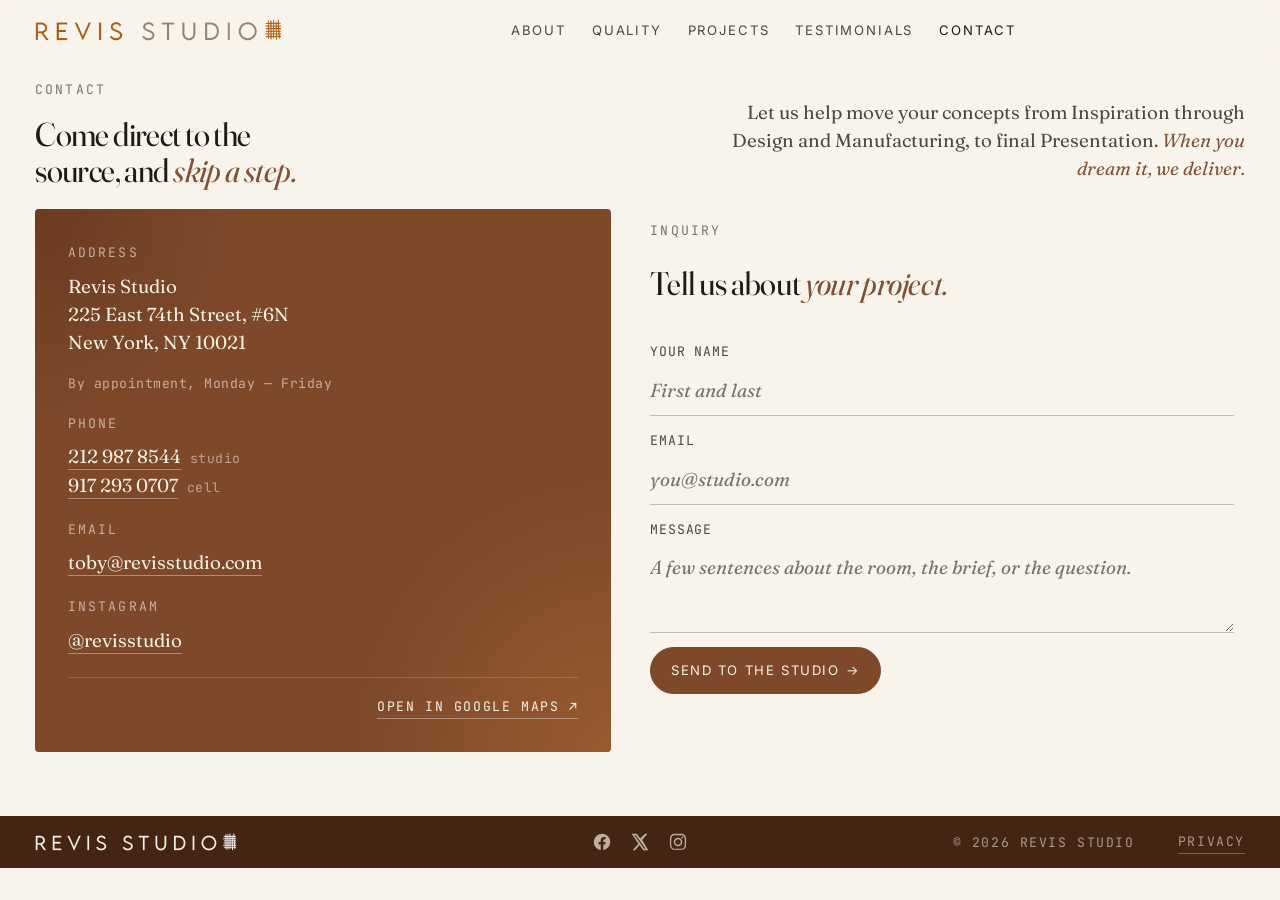
<file: contact.html>
<!doctype html>
<html lang="en">
<head>
<meta charset="utf-8" />
<meta name="viewport" content="width=device-width,initial-scale=1,viewport-fit=cover" />
<meta name="theme-color" content="#efeae0" />

<title>Contact — Revis Studio</title>
<meta name="description" content="Revis Studio · 225 East 74th Street, #6N, New York, NY 10021 · +1 212 987 8544 · toby@revisstudio.com" />
<meta name="robots" content="noindex,nofollow" />
<link rel="canonical" href="https://revisstudio.com/contact.html" />

<link rel="preconnect" href="https://fonts.googleapis.com">
<link rel="preconnect" href="https://fonts.gstatic.com" crossorigin>
<link rel="stylesheet" href="https://fonts.googleapis.com/css2?family=Fraunces:ital,opsz,wght@0,9..144,300..500;1,9..144,300..500&family=Inter:wght@400;500&family=JetBrains+Mono:wght@400&display=swap" />
<link rel="stylesheet" href="assets/css/style.css?v=26" />
<link rel="icon" type="image/svg+xml" href="assets/img/favicon.svg" />
</head>
<body>

<a href="#main" class="sr">Skip to content</a>

<header class="site-header" id="siteHeader">
  <a href="./" class="brand" aria-label="Revis Studio"><img src="assets/img/logo.png" alt="Revis Studio" /></a>
  <nav class="nav" id="primaryNav" aria-label="Primary">
    <ul>
      <li><a href="about.html">About</a></li>
      <li><a href="quality.html">Quality</a></li>
      <li><a href="projects.html">Projects</a></li>
      <li><a href="testimonials.html">Testimonials</a></li>
      <li><a href="contact.html" aria-current="page">Contact</a></li>
    </ul>
  </nav>
  <button class="menu-btn" id="menuBtn" aria-label="Open menu" aria-expanded="false" aria-controls="primaryNav"><span></span></button>
</header>

<main id="main">

  <!-- ============ HERO ============ -->
  <section class="page-hero" style="padding-block: clamp(1rem, 0.75rem + 0.5vw, 1.5rem) clamp(0.25rem, 0.25rem + 0.25vw, 0.75rem); border-bottom: 0;">
    <div class="wrap">
      <div class="page-hero__row">
        <div>
          <p class="eyebrow">Contact</p>
          <h1 class="h-accent" style="max-width: 22ch; font-size: clamp(1.5rem, 1.25rem + 1vw, 2.1rem); margin-top: 0.4rem; line-height: 1.1;">Come direct to the source, and <em>skip&nbsp;a&nbsp;step.</em></h1>
        </div>
        <p class="page-hero__intro">
          Let us help move your concepts from Inspiration through Design and Manufacturing, to final Presentation. <em style="color: var(--ochre); font-style: italic;">When you dream it, we deliver.</em>
        </p>
      </div>
    </div>
  </section>

  <!-- ============ SIDE-BY-SIDE: CALLING CARD + INQUIRY ============ -->
  <section class="section" style="padding-block: clamp(0.75rem, 0.5rem + 0.5vw, 1.25rem) clamp(1rem, 0.75rem + 1vw, 1.75rem);">
    <div class="wrap">
      <div class="contact-split">

        <!-- LEFT: warm calling card (stacked, single column) -->
        <aside class="warm-card warm-card--stack" aria-label="Studio details">
          <div class="warm-card__grid">

            <div class="warm-card__block">
              <p class="label">Address</p>
              <p class="value">
                Revis Studio<br/>
                225 East 74th Street, #6N<br/>
                New York, NY 10021
              </p>
              <p class="meta">By appointment, Monday — Friday</p>
            </div>

            <div class="warm-card__block">
              <p class="label">Phone</p>
              <p class="value">
                <a href="tel:+12129878544">212 987 8544</a> <span class="note">studio</span><br/>
                <a href="tel:+19172930707">917 293 0707</a> <span class="note">cell</span>
              </p>
            </div>

            <div class="warm-card__block">
              <p class="label">Email</p>
              <p class="value"><a href="mailto:toby@revisstudio.com">toby@revisstudio.com</a></p>
            </div>

            <div class="warm-card__block">
              <p class="label">Instagram</p>
              <p class="value"><a href="https://instagram.com/revisstudio" rel="noopener" target="_blank">@revisstudio</a></p>
            </div>

          </div>

          <div class="warm-card__foot">
            <a href="https://maps.google.com/?q=225+East+74th+Street+New+York+NY+10021" rel="noopener" target="_blank">Open in Google Maps&nbsp;↗</a>
          </div>
        </aside>

        <!-- RIGHT: inquiry form -->
        <div class="contact-split__form">
          <p class="eyebrow">Inquiry</p>
          <h2 class="h-accent mt-2" style="font-size: var(--fs-xl);">Tell us about <em>your project.</em></h2>

          <form id="inquiryForm" class="form mt-3" novalidate>
            <div class="field">
              <label for="f-name">Your name</label>
              <input id="f-name" name="name" type="text" required autocomplete="name" placeholder="First and last" />
            </div>
            <div class="field">
              <label for="f-email">Email</label>
              <input id="f-email" name="email" type="email" required autocomplete="email" placeholder="you@studio.com" />
            </div>
            <div class="field">
              <label for="f-msg">Message</label>
              <textarea id="f-msg" name="message" required placeholder="A few sentences about the room, the brief, or the question."></textarea>
            </div>
            <div class="form__foot" style="justify-content: flex-start;">
              <button type="submit" class="btn btn--warm">Send to the studio <span class="arr" aria-hidden="true">→</span></button>
            </div>
            <p id="formStatus" hidden class="mono mt-2" style="font-size: var(--fs-sm); padding: 1rem 1.25rem; border-radius: var(--rad-lg); background: color-mix(in oklch, oklch(64% 0.10 55) 14%, var(--paper)); color: oklch(36% 0.075 45);"></p>
          </form>
        </div>

      </div>
    </div>
  </section>

</main>

<footer class="site-foot">
  <div class="wrap">
    <div class="foot__row">
      <a href="./" class="foot__brand" aria-label="Revis Studio"><img src="assets/img/logo.png" alt="Revis Studio" /></a>

      <nav class="foot__social" aria-label="Social">
        <a href="https://www.facebook.com/revisstudio" rel="noopener" target="_blank" aria-label="Revis Studio on Facebook">
          <svg viewBox="0 0 24 24" aria-hidden="true"><path d="M21 12a9 9 0 1 0-10.4 8.9v-6.3H8.3V12h2.3v-2c0-2.3 1.4-3.5 3.4-3.5 1 0 2 .2 2 .2v2.2h-1.1c-1.1 0-1.5.7-1.5 1.4V12h2.5l-.4 2.6h-2.1v6.3A9 9 0 0 0 21 12z"/></svg>
        </a>
        <a href="https://twitter.com/revisstudio" rel="noopener" target="_blank" aria-label="Revis Studio on Twitter / X">
          <svg viewBox="0 0 24 24" aria-hidden="true"><path d="M17.5 3h2.7l-5.9 6.7L21 21h-5.4l-4.2-5.6L6.6 21H3.9l6.3-7.2L3 3h5.5l3.8 5.1L17.5 3zm-.9 16.4h1.5L7.4 4.5H5.9l10.7 14.9z"/></svg>
        </a>
        <a href="https://instagram.com/revisstudio" rel="noopener" target="_blank" aria-label="Revis Studio on Instagram">
          <svg viewBox="0 0 24 24" aria-hidden="true"><path d="M12 3c-2.4 0-2.7 0-3.7.1-1 0-1.6.2-2.1.4-.6.2-1.1.5-1.5 1-.5.4-.8.9-1 1.5-.2.5-.4 1.1-.4 2.1-.1 1-.1 1.3-.1 3.7s0 2.7.1 3.7c0 1 .2 1.6.4 2.1.2.6.5 1.1 1 1.5.4.5.9.8 1.5 1 .5.2 1.1.4 2.1.4 1 .1 1.3.1 3.7.1s2.7 0 3.7-.1c1 0 1.6-.2 2.1-.4.6-.2 1.1-.5 1.5-1 .5-.4.8-.9 1-1.5.2-.5.4-1.1.4-2.1.1-1 .1-1.3.1-3.7s0-2.7-.1-3.7c0-1-.2-1.6-.4-2.1-.2-.6-.5-1.1-1-1.5-.4-.5-.9-.8-1.5-1-.5-.2-1.1-.4-2.1-.4-1-.1-1.3-.1-3.7-.1zm0 1.6c2.3 0 2.6 0 3.6.1.9 0 1.3.2 1.7.3.4.2.7.4 1 .7.3.3.5.6.7 1 .1.3.3.8.3 1.7.1.9.1 1.2.1 3.6s0 2.6-.1 3.6c0 .9-.2 1.3-.3 1.7-.2.4-.4.7-.7 1-.3.3-.6.5-1 .7-.3.1-.8.3-1.7.3-.9.1-1.2.1-3.6.1s-2.6 0-3.6-.1c-.9 0-1.3-.2-1.7-.3-.4-.2-.7-.4-1-.7-.3-.3-.5-.6-.7-1-.1-.3-.3-.8-.3-1.7-.1-.9-.1-1.2-.1-3.6s0-2.6.1-3.6c0-.9.2-1.3.3-1.7.2-.4.4-.7.7-1 .3-.3.6-.5 1-.7.3-.1.8-.3 1.7-.3.9-.1 1.2-.1 3.6-.1zm0 2.8a4.6 4.6 0 1 0 0 9.2 4.6 4.6 0 0 0 0-9.2zm0 7.6a3 3 0 1 1 0-6 3 3 0 0 1 0 6zm5.8-7.8a1.1 1.1 0 1 1-2.2 0 1.1 1.1 0 0 1 2.2 0z"/></svg>
        </a>
      </nav>

      <p class="foot__meta">
        <span class="foot__copy">© 2026 Revis Studio</span>
        <a href="privacy.html">Privacy</a>
      </p>
    </div>
  </div>
</footer>

<script src="assets/js/main.js?v=15" defer></script>
</body>
</html>
</file>
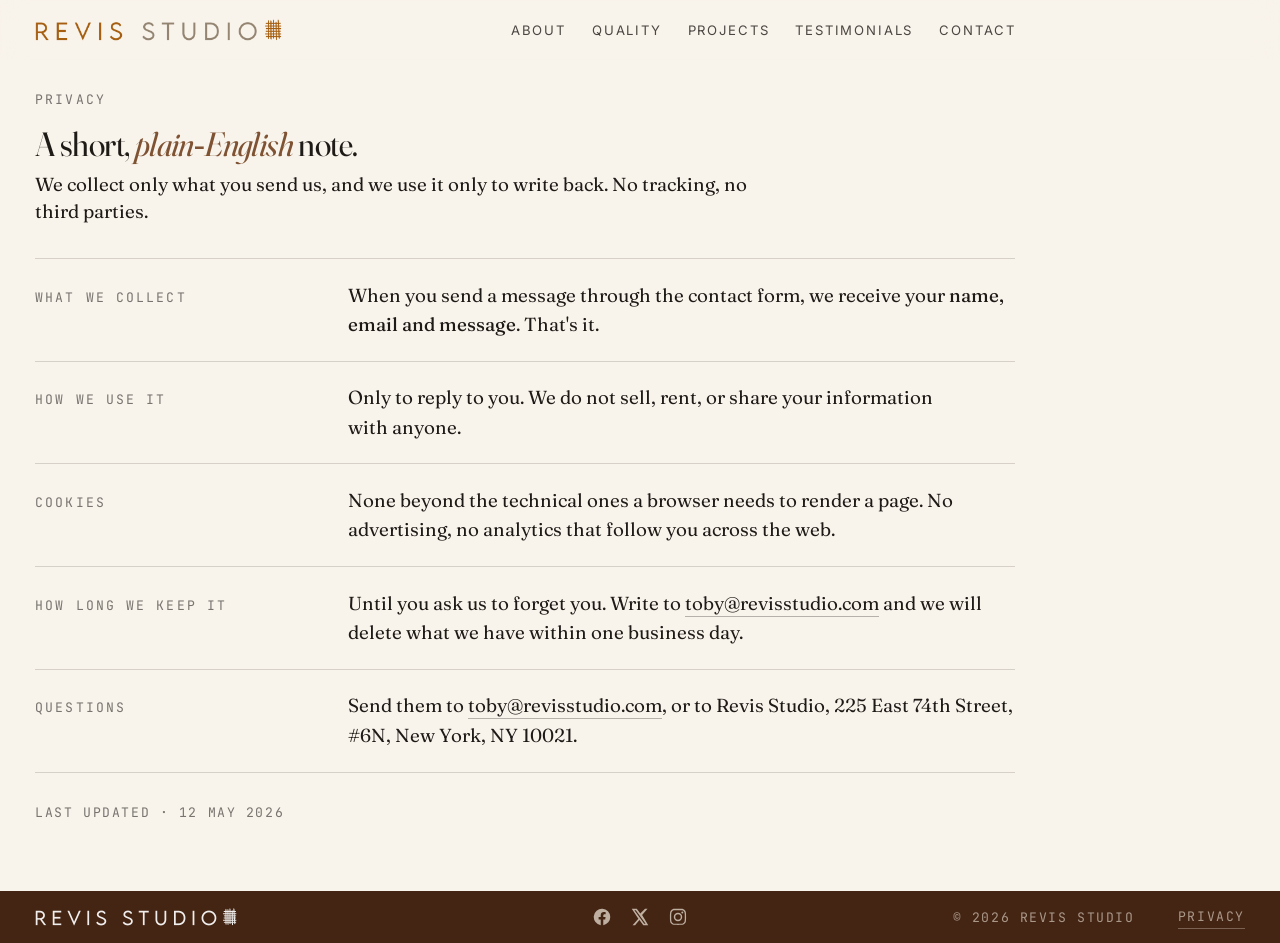
<file: privacy.html>
<!doctype html>
<html lang="en">
<head>
<meta charset="utf-8" />
<meta name="viewport" content="width=device-width,initial-scale=1,viewport-fit=cover" />
<meta name="theme-color" content="#efeae0" />

<title>Privacy — Revis Studio</title>
<meta name="description" content="A short note on privacy at Revis Studio." />
<meta name="robots" content="noindex,nofollow" />
<link rel="canonical" href="https://revisstudio.com/privacy.html" />

<link rel="preconnect" href="https://fonts.googleapis.com">
<link rel="preconnect" href="https://fonts.gstatic.com" crossorigin>
<link rel="stylesheet" href="https://fonts.googleapis.com/css2?family=Fraunces:ital,opsz,wght@0,9..144,300..500;1,9..144,300..500&family=Inter:wght@400;500&family=JetBrains+Mono:wght@400&display=swap" />
<link rel="stylesheet" href="assets/css/style.css?v=26" />
<link rel="icon" type="image/svg+xml" href="assets/img/favicon.svg" />
</head>
<body>

<a href="#main" class="sr">Skip to content</a>

<header class="site-header" id="siteHeader">
  <a href="./" class="brand" aria-label="Revis Studio"><img src="assets/img/logo.png" alt="Revis Studio" /></a>
  <nav class="nav" id="primaryNav" aria-label="Primary">
    <ul>
      <li><a href="about.html">About</a></li>
      <li><a href="quality.html">Quality</a></li>
      <li><a href="projects.html">Projects</a></li>
      <li><a href="testimonials.html">Testimonials</a></li>
      <li><a href="contact.html">Contact</a></li>
    </ul>
  </nav>
  <button class="menu-btn" id="menuBtn" aria-label="Open menu" aria-expanded="false" aria-controls="primaryNav"><span></span></button>
</header>

<main id="main">

  <!-- ============ HERO ============ -->
  <section class="page-hero" style="padding-block: clamp(1.25rem, 1rem + 1vw, 2rem) clamp(0.5rem, 0.5rem + 0.5vw, 1rem); border-bottom: 0;">
    <div class="wrap">
      <p class="eyebrow">Privacy</p>
      <h1 class="h-accent" style="max-width: 28ch; font-size: clamp(1.6rem, 1.3rem + 1vw, 2.2rem); margin-top: 0.4rem; line-height: 1.1;">A short, <em>plain‑English</em> note.</h1>
      <p class="lede" style="margin-top: 0.6rem; font-size: var(--fs-md); max-width: 64ch;">
        We collect only what you send us, and we use it only to write back. No tracking, no third parties.
      </p>
    </div>
  </section>

  <!-- ============ POLICY ============ -->
  <section class="section" style="padding-block: clamp(1rem, 0.75rem + 0.5vw, 1.5rem) clamp(1.5rem, 1rem + 1vw, 2.25rem);">
    <div class="wrap">
      <dl class="policy">

        <div class="policy__row">
          <dt class="label">What we collect</dt>
          <dd>When you send a message through the contact form, we receive your <strong>name, email and message</strong>. That's it.</dd>
        </div>

        <div class="policy__row">
          <dt class="label">How we use it</dt>
          <dd>Only to reply to you. We do not sell, rent, or share your information with anyone.</dd>
        </div>

        <div class="policy__row">
          <dt class="label">Cookies</dt>
          <dd>None beyond the technical ones a browser needs to render a page. No advertising, no analytics that follow you across the web.</dd>
        </div>

        <div class="policy__row">
          <dt class="label">How long we keep it</dt>
          <dd>Until you ask us to forget you. Write to <a href="mailto:toby@revisstudio.com">toby@revisstudio.com</a> and we will delete what we have within one business day.</dd>
        </div>

        <div class="policy__row">
          <dt class="label">Questions</dt>
          <dd>Send them to <a href="mailto:toby@revisstudio.com">toby@revisstudio.com</a>, or to Revis Studio, 225 East 74th Street, #6N, New York, NY 10021.</dd>
        </div>

      </dl>

      <p class="mono dim" style="margin-top: clamp(1.5rem, 1.25rem + 0.75vw, 2rem); font-size: var(--fs-xs); letter-spacing: 0.12em; text-transform: uppercase;">Last updated · 12 May 2026</p>
    </div>
  </section>

</main>

<footer class="site-foot">
  <div class="wrap">
    <div class="foot__row">
      <a href="./" class="foot__brand" aria-label="Revis Studio"><img src="assets/img/logo.png" alt="Revis Studio" /></a>

      <nav class="foot__social" aria-label="Social">
        <a href="https://www.facebook.com/revisstudio" rel="noopener" target="_blank" aria-label="Revis Studio on Facebook">
          <svg viewBox="0 0 24 24" aria-hidden="true"><path d="M21 12a9 9 0 1 0-10.4 8.9v-6.3H8.3V12h2.3v-2c0-2.3 1.4-3.5 3.4-3.5 1 0 2 .2 2 .2v2.2h-1.1c-1.1 0-1.5.7-1.5 1.4V12h2.5l-.4 2.6h-2.1v6.3A9 9 0 0 0 21 12z"/></svg>
        </a>
        <a href="https://twitter.com/revisstudio" rel="noopener" target="_blank" aria-label="Revis Studio on Twitter / X">
          <svg viewBox="0 0 24 24" aria-hidden="true"><path d="M17.5 3h2.7l-5.9 6.7L21 21h-5.4l-4.2-5.6L6.6 21H3.9l6.3-7.2L3 3h5.5l3.8 5.1L17.5 3zm-.9 16.4h1.5L7.4 4.5H5.9l10.7 14.9z"/></svg>
        </a>
        <a href="https://instagram.com/revisstudio" rel="noopener" target="_blank" aria-label="Revis Studio on Instagram">
          <svg viewBox="0 0 24 24" aria-hidden="true"><path d="M12 3c-2.4 0-2.7 0-3.7.1-1 0-1.6.2-2.1.4-.6.2-1.1.5-1.5 1-.5.4-.8.9-1 1.5-.2.5-.4 1.1-.4 2.1-.1 1-.1 1.3-.1 3.7s0 2.7.1 3.7c0 1 .2 1.6.4 2.1.2.6.5 1.1 1 1.5.4.5.9.8 1.5 1 .5.2 1.1.4 2.1.4 1 .1 1.3.1 3.7.1s2.7 0 3.7-.1c1 0 1.6-.2 2.1-.4.6-.2 1.1-.5 1.5-1 .5-.4.8-.9 1-1.5.2-.5.4-1.1.4-2.1.1-1 .1-1.3.1-3.7s0-2.7-.1-3.7c0-1-.2-1.6-.4-2.1-.2-.6-.5-1.1-1-1.5-.4-.5-.9-.8-1.5-1-.5-.2-1.1-.4-2.1-.4-1-.1-1.3-.1-3.7-.1zm0 1.6c2.3 0 2.6 0 3.6.1.9 0 1.3.2 1.7.3.4.2.7.4 1 .7.3.3.5.6.7 1 .1.3.3.8.3 1.7.1.9.1 1.2.1 3.6s0 2.6-.1 3.6c0 .9-.2 1.3-.3 1.7-.2.4-.4.7-.7 1-.3.3-.6.5-1 .7-.3.1-.8.3-1.7.3-.9.1-1.2.1-3.6.1s-2.6 0-3.6-.1c-.9 0-1.3-.2-1.7-.3-.4-.2-.7-.4-1-.7-.3-.3-.5-.6-.7-1-.1-.3-.3-.8-.3-1.7-.1-.9-.1-1.2-.1-3.6s0-2.6.1-3.6c0-.9.2-1.3.3-1.7.2-.4.4-.7.7-1 .3-.3.6-.5 1-.7.3-.1.8-.3 1.7-.3.9-.1 1.2-.1 3.6-.1zm0 2.8a4.6 4.6 0 1 0 0 9.2 4.6 4.6 0 0 0 0-9.2zm0 7.6a3 3 0 1 1 0-6 3 3 0 0 1 0 6zm5.8-7.8a1.1 1.1 0 1 1-2.2 0 1.1 1.1 0 0 1 2.2 0z"/></svg>
        </a>
      </nav>

      <p class="foot__meta">
        <span class="foot__copy">© 2026 Revis Studio</span>
        <a href="privacy.html">Privacy</a>
      </p>
    </div>
  </div>
</footer>

<script src="assets/js/main.js?v=15" defer></script>
</body>
</html>
</file>
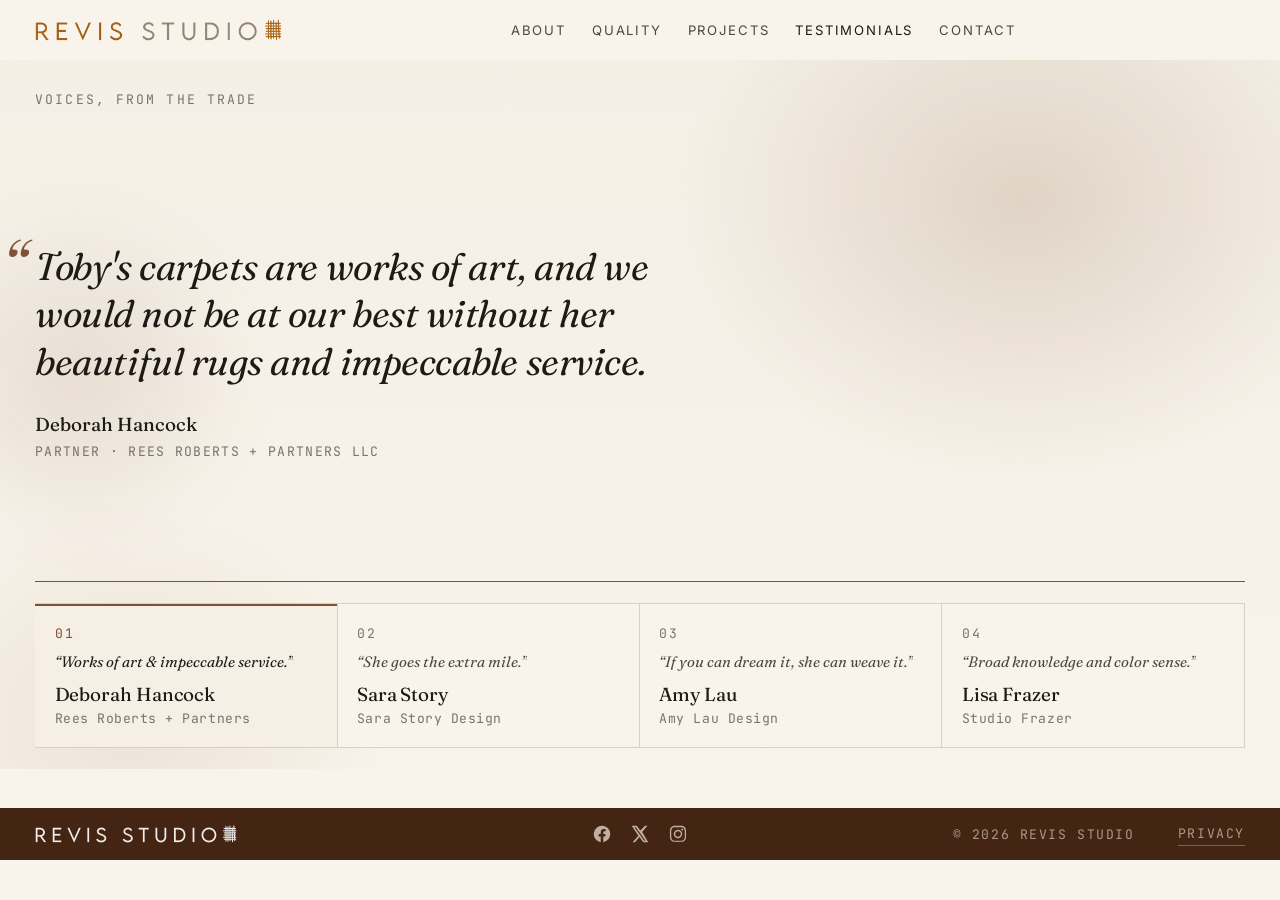
<file: testimonials.html>
<!doctype html>
<html lang="en">
<head>
<meta charset="utf-8" />
<meta name="viewport" content="width=device-width,initial-scale=1,viewport-fit=cover" />
<meta name="theme-color" content="#efeae0" />

<title>Testimonials — Revis Studio</title>
<meta name="description" content="What designers, architects and partners say about working with Revis Studio." />
<meta name="robots" content="noindex,nofollow" />
<link rel="canonical" href="https://revisstudio.com/testimonials.html" />

<link rel="preconnect" href="https://fonts.googleapis.com">
<link rel="preconnect" href="https://fonts.gstatic.com" crossorigin>
<link rel="stylesheet" href="https://fonts.googleapis.com/css2?family=Fraunces:ital,opsz,wght@0,9..144,300..500;1,9..144,300..500&family=Inter:wght@400;500&family=JetBrains+Mono:wght@400&display=swap" />
<link rel="stylesheet" href="assets/css/style.css?v=26" />
<link rel="icon" type="image/svg+xml" href="assets/img/favicon.svg" />
</head>
<body>

<a href="#main" class="sr">Skip to content</a>

<header class="site-header" id="siteHeader">
  <a href="./" class="brand" aria-label="Revis Studio"><img src="assets/img/logo.png" alt="Revis Studio" /></a>
  <nav class="nav" id="primaryNav" aria-label="Primary">
    <ul>
      <li><a href="about.html">About</a></li>
      <li><a href="quality.html">Quality</a></li>
      <li><a href="projects.html">Projects</a></li>
      <li><a href="testimonials.html" aria-current="page">Testimonials</a></li>
      <li><a href="contact.html">Contact</a></li>
    </ul>
  </nav>
  <button class="menu-btn" id="menuBtn" aria-label="Open menu" aria-expanded="false" aria-controls="primaryNav"><span></span></button>
</header>

<main id="main">

  <section class="section stage">
    <div class="wrap">

      <div class="stage__head">
        <p class="eyebrow">Voices, from the trade</p>
      </div>

      <div class="stage__main" aria-live="polite">

        <article class="stage__quote" data-i="0">
          <blockquote>Toby's carpets are works of art, and we would not be at our best without her beautiful rugs and impeccable service.</blockquote>
          <cite>
            <b>Deborah Hancock</b>
            <span>Partner · Rees Roberts + Partners LLC</span>
          </cite>
        </article>

        <article class="stage__quote" data-i="1">
          <blockquote>It is always a pleasure doing business with Toby. She does not hesitate to go the extra mile, and her attention to detail is second to none.</blockquote>
          <cite>
            <b>Sara Story</b>
            <span>Principal · Sara Story Design</span>
          </cite>
        </article>

        <article class="stage__quote" data-i="2">
          <blockquote>If you can dream it, Revis Studio can weave it. Her 'above and beyond' service makes Revis Studio a treasured resource for designers, architects and decorators.</blockquote>
          <cite>
            <b>Amy Lau</b>
            <span>Principal · Amy Lau Design</span>
          </cite>
        </article>

        <article class="stage__quote" data-i="3">
          <blockquote>In a field laced with delays, production problems and inconsistent quality, I have come to rely on her for her broad knowledge and color sense.</blockquote>
          <cite>
            <b>Lisa Frazer</b>
            <span>Architect · Studio Frazer</span>
          </cite>
        </article>

      </div>

      <div class="stage__progress" aria-hidden="true"><span></span></div>

      <div class="stage__cast-wrap" data-scroll-start="0" data-scroll-end="1">
        <div class="stage__cast" role="tablist" aria-label="Voices">
          <button type="button" class="cast-card" data-i="0" role="tab">
            <span class="cast-card__no">01</span>
            <p class="cast-card__teaser">&ldquo;Works of art &amp; impeccable service.&rdquo;</p>
            <b>Deborah Hancock</b>
            <span class="cast-card__role">Rees Roberts + Partners</span>
          </button>
          <button type="button" class="cast-card" data-i="1" role="tab">
            <span class="cast-card__no">02</span>
            <p class="cast-card__teaser">&ldquo;She goes the extra mile.&rdquo;</p>
            <b>Sara Story</b>
            <span class="cast-card__role">Sara Story Design</span>
          </button>
          <button type="button" class="cast-card" data-i="2" role="tab">
            <span class="cast-card__no">03</span>
            <p class="cast-card__teaser">&ldquo;If you can dream it, she can weave it.&rdquo;</p>
            <b>Amy Lau</b>
            <span class="cast-card__role">Amy Lau Design</span>
          </button>
          <button type="button" class="cast-card" data-i="3" role="tab">
            <span class="cast-card__no">04</span>
            <p class="cast-card__teaser">&ldquo;Broad knowledge and color sense.&rdquo;</p>
            <b>Lisa Frazer</b>
            <span class="cast-card__role">Studio Frazer</span>
          </button>
        </div>
      </div>

    </div>
  </section>

</main>

<footer class="site-foot">
  <div class="wrap">
    <div class="foot__row">
      <a href="./" class="foot__brand" aria-label="Revis Studio"><img src="assets/img/logo.png" alt="Revis Studio" /></a>

      <nav class="foot__social" aria-label="Social">
        <a href="https://www.facebook.com/revisstudio" rel="noopener" target="_blank" aria-label="Revis Studio on Facebook">
          <svg viewBox="0 0 24 24" aria-hidden="true"><path d="M21 12a9 9 0 1 0-10.4 8.9v-6.3H8.3V12h2.3v-2c0-2.3 1.4-3.5 3.4-3.5 1 0 2 .2 2 .2v2.2h-1.1c-1.1 0-1.5.7-1.5 1.4V12h2.5l-.4 2.6h-2.1v6.3A9 9 0 0 0 21 12z"/></svg>
        </a>
        <a href="https://twitter.com/revisstudio" rel="noopener" target="_blank" aria-label="Revis Studio on Twitter / X">
          <svg viewBox="0 0 24 24" aria-hidden="true"><path d="M17.5 3h2.7l-5.9 6.7L21 21h-5.4l-4.2-5.6L6.6 21H3.9l6.3-7.2L3 3h5.5l3.8 5.1L17.5 3zm-.9 16.4h1.5L7.4 4.5H5.9l10.7 14.9z"/></svg>
        </a>
        <a href="https://instagram.com/revisstudio" rel="noopener" target="_blank" aria-label="Revis Studio on Instagram">
          <svg viewBox="0 0 24 24" aria-hidden="true"><path d="M12 3c-2.4 0-2.7 0-3.7.1-1 0-1.6.2-2.1.4-.6.2-1.1.5-1.5 1-.5.4-.8.9-1 1.5-.2.5-.4 1.1-.4 2.1-.1 1-.1 1.3-.1 3.7s0 2.7.1 3.7c0 1 .2 1.6.4 2.1.2.6.5 1.1 1 1.5.4.5.9.8 1.5 1 .5.2 1.1.4 2.1.4 1 .1 1.3.1 3.7.1s2.7 0 3.7-.1c1 0 1.6-.2 2.1-.4.6-.2 1.1-.5 1.5-1 .5-.4.8-.9 1-1.5.2-.5.4-1.1.4-2.1.1-1 .1-1.3.1-3.7s0-2.7-.1-3.7c0-1-.2-1.6-.4-2.1-.2-.6-.5-1.1-1-1.5-.4-.5-.9-.8-1.5-1-.5-.2-1.1-.4-2.1-.4-1-.1-1.3-.1-3.7-.1zm0 1.6c2.3 0 2.6 0 3.6.1.9 0 1.3.2 1.7.3.4.2.7.4 1 .7.3.3.5.6.7 1 .1.3.3.8.3 1.7.1.9.1 1.2.1 3.6s0 2.6-.1 3.6c0 .9-.2 1.3-.3 1.7-.2.4-.4.7-.7 1-.3.3-.6.5-1 .7-.3.1-.8.3-1.7.3-.9.1-1.2.1-3.6.1s-2.6 0-3.6-.1c-.9 0-1.3-.2-1.7-.3-.4-.2-.7-.4-1-.7-.3-.3-.5-.6-.7-1-.1-.3-.3-.8-.3-1.7-.1-.9-.1-1.2-.1-3.6s0-2.6.1-3.6c0-.9.2-1.3.3-1.7.2-.4.4-.7.7-1 .3-.3.6-.5 1-.7.3-.1.8-.3 1.7-.3.9-.1 1.2-.1 3.6-.1zm0 2.8a4.6 4.6 0 1 0 0 9.2 4.6 4.6 0 0 0 0-9.2zm0 7.6a3 3 0 1 1 0-6 3 3 0 0 1 0 6zm5.8-7.8a1.1 1.1 0 1 1-2.2 0 1.1 1.1 0 0 1 2.2 0z"/></svg>
        </a>
      </nav>

      <p class="foot__meta">
        <span class="foot__copy">© 2026 Revis Studio</span>
        <a href="privacy.html">Privacy</a>
      </p>
    </div>
  </div>
</footer>

<script src="assets/js/main.js?v=15" defer></script>
</body>
</html>
</file>
<file: assets/css/style.css>
/* ============================================
   REVIS STUDIO — 2026
   Custom carpets, New York City
   ============================================ */

/* ----- Design tokens ----- */
:root {
  --paper:      oklch(96.6% 0.012 80);
  --bone:       oklch(93.5% 0.016 78);
  --dune:       oklch(83% 0.030 75);
  --clay:       oklch(64% 0.06 50);
  --ochre:      oklch(48% 0.075 55);
  --ink:        oklch(22% 0.010 65);
  --ink-soft:   oklch(40% 0.010 65);
  --ink-mute:   oklch(56% 0.008 70);
  --rule:       oklch(86% 0.012 75);

  --font-display: 'Fraunces', ui-serif, Georgia, serif;
  --font-sans:    'Inter', ui-sans-serif, system-ui, -apple-system, 'Helvetica Neue', sans-serif;
  --font-mono:    'JetBrains Mono', ui-monospace, 'SF Mono', Menlo, monospace;

  /* Conservative, readable type scale */
  --fs-xs:   clamp(0.78rem, 0.76rem + 0.08vw, 0.82rem);
  --fs-sm:   clamp(0.88rem, 0.86rem + 0.10vw, 0.94rem);
  --fs-base: clamp(1.00rem, 0.97rem + 0.14vw, 1.06rem);
  --fs-md:   clamp(1.08rem, 1.04rem + 0.20vw, 1.18rem);
  --fs-lg:   clamp(1.24rem, 1.16rem + 0.40vw, 1.45rem);
  --fs-xl:   clamp(1.55rem, 1.36rem + 0.85vw, 2.05rem);
  --fs-2xl:  clamp(2.00rem, 1.65rem + 1.60vw, 3.00rem);
  --fs-3xl:  clamp(2.50rem, 2.00rem + 2.25vw, 4.00rem);

  --gutter: clamp(1.25rem, 1rem + 1.5vw, 2.25rem);
  --max:    1280px;
  --rad:    2px;
  --rad-lg: 4px;

  --ease:    cubic-bezier(.2,.7,.2,1);
  --ease-out: cubic-bezier(.16,1,.3,1);
  --dur:     500ms;
  --dur-fast: 240ms;
}

*, *::before, *::after { box-sizing: border-box; }
html { -webkit-text-size-adjust: 100%; text-size-adjust: 100%; }
body, h1, h2, h3, h4, p, figure, blockquote, dl, dd, ul, ol { margin: 0; }
ul, ol { padding-left: 0; list-style: none; }
img, picture, video, canvas, svg { display: block; max-width: 100%; }
button, input, select, textarea { font: inherit; color: inherit; background: none; border: 0; }
a { color: inherit; text-decoration: none; }
:focus-visible { outline: 2px solid var(--ochre); outline-offset: 3px; border-radius: 2px; }

html {
  scroll-behavior: smooth;
  color-scheme: light;
  background: var(--paper);
}
body {
  font-family: var(--font-sans);
  font-size: var(--fs-base);
  line-height: 1.6;
  color: var(--ink);
  background: var(--paper);
  font-feature-settings: "ss01", "cv11", "kern";
  text-rendering: optimizeLegibility;
  -webkit-font-smoothing: antialiased;
  -moz-osx-font-smoothing: grayscale;
  overflow-x: hidden;
  text-wrap: pretty;
}
::selection { background: var(--ink); color: var(--paper); }

h1, h2, h3, h4 {
  font-family: var(--font-display);
  font-weight: 400;
  letter-spacing: -0.012em;
  line-height: 1.12;
  color: var(--ink);
  text-wrap: balance;
  font-variation-settings: "opsz" 144;
}
h1 { font-size: var(--fs-3xl); }
h2 { font-size: var(--fs-2xl); }
h3 { font-size: var(--fs-lg); font-weight: 450; }
h4 { font-size: var(--fs-md); font-weight: 500; }

em, .ital { font-style: italic; }

.eyebrow {
  font-family: var(--font-mono);
  font-size: var(--fs-xs);
  letter-spacing: 0.16em;
  text-transform: uppercase;
  font-weight: 400;
  color: var(--ink-mute);
}

.lede {
  font-family: var(--font-display);
  font-weight: 380;
  font-size: var(--fs-lg);
  line-height: 1.4;
  color: var(--ink);
  max-width: 50ch;
}

.prose { max-width: 62ch; line-height: 1.7; color: var(--ink-soft); }
.prose p + p { margin-top: 1em; }
.prose strong { color: var(--ink); font-weight: 500; }
.prose a { color: var(--ink); text-decoration: underline; text-decoration-thickness: 1px; text-underline-offset: 4px; text-decoration-color: color-mix(in oklch, var(--ink) 35%, transparent); }
.prose a:hover { text-decoration-color: var(--ink); }

.serif { font-family: var(--font-display); }
.mono  { font-family: var(--font-mono); letter-spacing: 0; }

/* ----- Layout ----- */
.wrap { max-width: var(--max); margin-inline: auto; padding-inline: var(--gutter); }
.wrap--narrow { max-width: 880px; }

.section { padding-block: clamp(3rem, 2rem + 4vw, 5.5rem); position: relative; }

.rule { height: 1px; background: var(--rule); border: 0; margin: 0; }

/* ----- Header ----- */
.site-header {
  position: sticky;
  top: 0;
  z-index: 100;
  padding: 1rem var(--gutter);
  display: grid;
  grid-template-columns: auto 1fr auto;
  align-items: center;
  gap: 1rem;
  background: color-mix(in oklch, var(--paper) 85%, transparent);
  -webkit-backdrop-filter: blur(12px);
  backdrop-filter: blur(12px);
  border-bottom: 1px solid transparent;
  transition: border-color var(--dur-fast) var(--ease);
}
.site-header.is-scrolled {
  border-bottom-color: var(--rule);
}
@media (max-width: 880px) {
  .site-header { padding: 0.75rem var(--gutter); }
}

.brand {
  display: inline-flex; align-items: center;
  justify-self: start;
  position: relative;
  z-index: 100;
  line-height: 0;
}
.brand img {
  height: 22px;
  width: auto;
  display: block;
}
@media (max-width: 720px) {
  .brand img { height: 18px; }
}

.nav { justify-self: center; }
.nav ul { display: flex; gap: clamp(1rem, 0.5rem + 1.4vw, 2rem); }
.nav a {
  font-size: var(--fs-xs);
  letter-spacing: 0.14em;
  text-transform: uppercase;
  color: var(--ink-soft);
  padding: 0.4rem 0;
  transition: color var(--dur-fast) var(--ease);
}
.nav a:hover { color: var(--ink); }
.nav a[aria-current="page"] { color: var(--ink); }

.head-side { justify-self: end; font-size: var(--fs-xs); color: var(--ink-soft); letter-spacing: 0.05em; }
.head-side a { padding: 0.4rem 0; }
.head-side a:hover { color: var(--ink); }

.menu-btn {
  display: none;
  justify-self: end;
  width: 38px; height: 38px;
  cursor: pointer;
  align-items: center; justify-content: center;
  position: relative;
  z-index: 100;
}
.menu-btn span {
  display: block;
  width: 18px; height: 1px;
  background: var(--ink);
  position: relative;
}
.menu-btn span::before, .menu-btn span::after {
  content: ""; position: absolute; left: 0; right: 0;
  height: 1px; background: var(--ink);
}
.menu-btn span::before { top: -6px; }
.menu-btn span::after  { top:  6px; }
[aria-expanded="true"].menu-btn span { background: transparent; }
[aria-expanded="true"].menu-btn span::before { transform: rotate(45deg); top: 0; }
[aria-expanded="true"].menu-btn span::after  { transform: rotate(-45deg); top: 0; }

@media (max-width: 880px) {
  .nav, .head-side { display: none; }
  .menu-btn { display: inline-flex; }
  .nav.is-open {
    display: block !important;
    position: fixed;
    top: 0; left: 0; right: 0; bottom: 0;
    width: 100vw;
    height: 100vh;
    height: 100dvh;
    background: var(--paper);
    padding: 5rem var(--gutter) 3rem;
    z-index: 95;
    overflow-y: auto;
  }
  .nav.is-open ul { flex-direction: column; gap: 1.25rem; align-items: flex-start; }
  .nav.is-open a { font-size: var(--fs-xl); font-family: var(--font-display); letter-spacing: -0.01em; text-transform: none; color: var(--ink); font-weight: 420; }
}

/* ----- Buttons & links ----- */
.btn {
  display: inline-flex; align-items: center; gap: 0.5em;
  padding: 0.9em 1.5em;
  border: 1px solid var(--ink);
  background: var(--ink);
  color: var(--paper);
  font-size: var(--fs-xs);
  letter-spacing: 0.12em;
  text-transform: uppercase;
  border-radius: 999px;
  cursor: pointer;
  transition: background var(--dur-fast) var(--ease), color var(--dur-fast) var(--ease);
}
.btn:hover { background: var(--ochre); border-color: var(--ochre); color: var(--paper); }
.btn .arr { transition: transform var(--dur-fast) var(--ease); }
.btn:hover .arr { transform: translateX(3px); }
.btn--ghost {
  background: transparent;
  color: var(--ink);
  border-color: color-mix(in oklch, var(--ink) 30%, transparent);
}
.btn--ghost:hover { background: var(--ink); border-color: var(--ink); color: var(--paper); }

.link {
  display: inline-flex; align-items: center; gap: 0.4em;
  font-size: var(--fs-sm);
  letter-spacing: 0.08em;
  text-transform: uppercase;
  color: var(--ink);
  padding-bottom: 0.25em;
  border-bottom: 1px solid currentColor;
  transition: gap var(--dur-fast) var(--ease), color var(--dur-fast) var(--ease);
}
.link:hover { gap: 0.7em; color: var(--ochre); }

/* ----- Hero ----- */
.hero {
  padding-top: clamp(3rem, 2rem + 3vw, 5rem);
  padding-bottom: clamp(2.5rem, 2rem + 2vw, 4rem);
}
.hero__grid {
  display: grid;
  grid-template-columns: 1fr;
  gap: 2rem;
}
@media (min-width: 900px) {
  .hero__grid { grid-template-columns: 1.1fr 1fr; gap: 4rem; align-items: end; }
}
.hero h1 {
  font-size: clamp(2.2rem, 1.8rem + 1.8vw, 3.6rem);
  letter-spacing: -0.018em;
  line-height: 1.05;
}
.hero h1 em { color: var(--ochre); font-style: italic; }
.hero .lede { margin-top: 1.5rem; max-width: 42ch; }
.hero__cta { display: flex; gap: 1rem; flex-wrap: wrap; margin-top: 2rem; }
.hero__media {
  margin-top: clamp(2.5rem, 2rem + 2vw, 4rem);
}
.hero__media figure {
  aspect-ratio: 21 / 9;
  border-radius: var(--rad);
  overflow: hidden;
  background: var(--bone);
  position: relative;
}

/* ----- Page hero (inner pages) ----- */
.page-hero {
  padding: clamp(2.5rem, 2rem + 2vw, 4rem) 0 clamp(1.5rem, 1rem + 1vw, 2.5rem);
  border-bottom: 1px solid var(--rule);
}
.page-hero h1 {
  font-size: clamp(2rem, 1.6rem + 1.8vw, 3.2rem);
  letter-spacing: -0.018em;
  max-width: 18ch;
}
.page-hero .eyebrow { margin-bottom: 1rem; }
.page-hero .lede { margin-top: 1.25rem; max-width: 56ch; }

/* ----- Section title ----- */
.section-title {
  display: flex;
  justify-content: space-between;
  align-items: baseline;
  gap: 1.5rem;
  margin-bottom: clamp(2rem, 1.5rem + 1.5vw, 3rem);
  padding-bottom: 1.1rem;
  border-bottom: 1px solid var(--rule);
  flex-wrap: wrap;
}
.section-title h2 {
  font-size: var(--fs-xl);
  letter-spacing: -0.012em;
}

/* ----- Figures ----- */
figure { position: relative; isolation: isolate; margin: 0; }
figure img, figure .ph {
  position: absolute; inset: 0;
  width: 100%; height: 100%;
  object-fit: cover;
  display: block;
  transition: transform 900ms var(--ease-out), opacity 500ms var(--ease-out);
}
figure .ph { z-index: 0; }
figure img {
  z-index: 1;
  opacity: 0;
  filter: saturate(0.92) contrast(1.02);
}
figure img.is-loaded { opacity: 1; }
figure:hover img { transform: scale(1.03); }
figcaption {
  margin-top: 0.65rem;
  font-family: var(--font-mono);
  font-size: var(--fs-xs);
  letter-spacing: 0.04em;
  color: var(--ink-mute);
  display: flex; justify-content: space-between; gap: 1rem;
}
figcaption b { color: var(--ink); font-weight: 500; }

/* ----- Project grid ----- */
.work-grid {
  display: grid;
  grid-template-columns: repeat(3, 1fr);
  gap: clamp(1.25rem, 0.85rem + 1.2vw, 2rem) clamp(1.25rem, 1rem + 1vw, 1.75rem);
}
@media (max-width: 900px) { .work-grid { grid-template-columns: repeat(2, 1fr); } }
@media (max-width: 540px) { .work-grid { grid-template-columns: 1fr; } }

.work-card { display: block; color: inherit; }
.work-card figure {
  aspect-ratio: 16 / 10;
  border-radius: var(--rad);
  overflow: hidden;
  background: var(--bone);
}
.work-card figure img { opacity: 1; }
.work-card__head {
  display: flex;
  justify-content: space-between;
  align-items: baseline;
  gap: 1rem;
  margin-top: 0.85rem;
  padding-top: 0.6rem;
  border-top: 1px solid var(--rule);
}
.work-card__title {
  font-family: var(--font-display);
  font-size: var(--fs-md);
  font-weight: 450;
  letter-spacing: -0.005em;
  color: var(--ink);
  line-height: 1.25;
}
.work-card__sub {
  margin-top: 0.25rem;
  font-family: var(--font-mono);
  font-size: var(--fs-xs);
  letter-spacing: 0.04em;
  color: var(--ink-mute);
  text-transform: uppercase;
}
.work-card__no {
  font-family: var(--font-mono);
  font-size: var(--fs-xs);
  letter-spacing: 0.06em;
  color: var(--ink-mute);
}
.work-card__desc {
  margin-top: 0.55rem;
  font-family: var(--font-display);
  font-style: italic;
  font-weight: 380;
  font-size: var(--fs-sm);
  line-height: 1.45;
  color: var(--ink-soft);
}
.work-card:hover figure .ph { filter: brightness(1.04); }
.work-card:hover .work-card__title { color: var(--ochre); transition: color var(--dur-fast) var(--ease); }

/* ----- Split layout for content pages ----- */
.split {
  display: grid;
  grid-template-columns: 1fr;
  gap: clamp(2rem, 1.5rem + 1.5vw, 3rem);
}
@media (min-width: 880px) {
  .split { grid-template-columns: minmax(180px, 1fr) 2fr; gap: clamp(2rem, 1rem + 2vw, 4rem); }
}
.split__label { padding-top: 0.3em; }

/* ----- Landing (home) page ----- */
.landing {
  display: grid;
  grid-template-columns: 1fr;
  align-items: stretch;
  min-height: calc(100vh - 64px);
  position: relative;
}
@media (min-width: 880px) {
  .landing { grid-template-columns: 0.95fr 1.05fr; min-height: calc(100vh - 72px); }
}

.landing__copy {
  padding: clamp(2rem, 1.5rem + 3vw, 4.5rem) var(--gutter);
  display: flex;
  flex-direction: column;
  justify-content: center;
  max-width: 700px;
  margin-inline: auto;
  width: 100%;
}
@media (min-width: 880px) {
  .landing__copy {
    padding: clamp(2rem, 1.5rem + 3vw, 4rem) clamp(2rem, 1.5rem + 3vw, 4.5rem);
    margin-inline: 0;
    max-width: none;
  }
}

.landing__title {
  font-family: var(--font-display);
  font-weight: 350;
  font-size: clamp(2.8rem, 2.2rem + 4vw, 5.5rem);
  line-height: 0.98;
  letter-spacing: -0.028em;
  color: var(--ink);
  margin-top: clamp(0.75rem, 0.5rem + 0.75vw, 1.25rem);
  margin-bottom: clamp(1.25rem, 1rem + 1vw, 1.75rem);
  text-wrap: balance;
}
.landing__title em {
  font-style: italic;
  color: var(--ochre);
}

.landing__lede {
  font-family: var(--font-display);
  font-weight: 380;
  font-size: clamp(1.1rem, 1rem + 0.4vw, 1.25rem);
  line-height: 1.5;
  color: var(--ink-soft);
  max-width: 42ch;
  margin-bottom: clamp(1.5rem, 1.25rem + 1vw, 2.25rem);
}

.landing__cta {
  display: flex;
  align-items: center;
  gap: clamp(1rem, 0.75rem + 1vw, 2rem);
  flex-wrap: wrap;
}

.landing__media {
  margin: 0;
  position: relative;
  overflow: hidden;
  background: var(--bone);
  min-height: 50vh;
}
.landing__media img {
  position: absolute;
  inset: 0;
  width: 100%;
  height: 100%;
  object-fit: cover;
  display: block;
  filter: saturate(0.94) contrast(1.02);
  opacity: 1;
}

/* ----- Landing-page sections ----- */
.lp-section {
  padding-block: clamp(2.5rem, 2rem + 2vw, 4rem);
  border-top: 1px solid var(--rule);
}

.lp-row {
  display: grid;
  grid-template-columns: 1fr;
  gap: 0.75rem;
}
@media (min-width: 720px) {
  .lp-row { grid-template-columns: 180px 1fr; gap: clamp(1.5rem, 1rem + 2vw, 3.5rem); align-items: start; }
  .lp-row .eyebrow { padding-top: 0.4rem; }
}
.lp-row__title {
  font-family: var(--font-display);
  font-weight: 380;
  font-size: clamp(1.5rem, 1.25rem + 1vw, 2.1rem);
  line-height: 1.15;
  letter-spacing: -0.018em;
  color: var(--ink);
  margin: 0 0 1rem;
  max-width: 24ch;
}
.lp-row__title em {
  font-style: italic;
  color: var(--ochre);
}
.lp-row__prose {
  font-family: var(--font-display);
  font-weight: 380;
  font-size: var(--fs-md);
  line-height: 1.55;
  color: var(--ink-soft);
  max-width: 56ch;
  margin: 0 0 1.25rem;
}

/* Landing contact (uses warm-card with extra layout) */
.lp-contact { padding: clamp(1.75rem, 1.25rem + 1.5vw, 2.75rem); }
.lp-contact__head { margin-bottom: clamp(1.25rem, 1rem + 1vw, 2rem); }
.lp-contact__head .label {
  color: color-mix(in oklch, oklch(96% 0.018 80) 62%, transparent);
  font-family: var(--font-mono);
  font-size: var(--fs-xs);
  letter-spacing: 0.16em;
  text-transform: uppercase;
}
.lp-contact__head h2 {
  font-family: var(--font-display);
  font-weight: 380;
  font-size: clamp(1.4rem, 1.15rem + 1vw, 2rem);
  line-height: 1.15;
  letter-spacing: -0.014em;
  color: oklch(96% 0.018 80);
  margin-top: 0.5rem;
  max-width: 24ch;
}
.lp-contact__head h2 em {
  font-style: italic;
  color: oklch(85% 0.06 60);
}
.lp-contact__grid {
  display: grid;
  grid-template-columns: 1fr;
  gap: 1.25rem 2rem;
}
@media (min-width: 720px) {
  .lp-contact__grid { grid-template-columns: repeat(3, 1fr) auto; align-items: end; }
}
.lp-contact__grid .label {
  font-family: var(--font-mono);
  font-size: var(--fs-xs);
  letter-spacing: 0.16em;
  text-transform: uppercase;
  color: color-mix(in oklch, oklch(96% 0.018 80) 62%, transparent);
  margin: 0 0 0.45rem;
}
.lp-contact__grid .value {
  font-family: var(--font-display);
  font-size: var(--fs-md);
  font-weight: 380;
  line-height: 1.4;
  color: oklch(96% 0.018 80);
  margin: 0;
}
.lp-contact__grid .value a {
  color: oklch(96% 0.018 80);
  border-bottom: 1px solid color-mix(in oklch, oklch(96% 0.018 80) 40%, transparent);
  padding-bottom: 1px;
}
.lp-contact__grid .value a:hover { border-bottom-color: oklch(96% 0.018 80); }
.lp-contact__cta { justify-self: start; }
@media (min-width: 720px) { .lp-contact__cta { justify-self: end; } }

/* Light-on-dark ghost button */
.btn--ghost-light {
  background: transparent;
  color: oklch(96% 0.018 80);
  border-color: color-mix(in oklch, oklch(96% 0.018 80) 50%, transparent);
}
.btn--ghost-light:hover {
  background: oklch(96% 0.018 80);
  color: oklch(36% 0.075 45);
  border-color: oklch(96% 0.018 80);
}

/* Landing project grid */
.lp-projects {
  display: grid;
  grid-template-columns: repeat(3, 1fr);
  gap: clamp(1rem, 0.75rem + 1vw, 1.75rem);
}
@media (max-width: 720px) {
  .lp-projects { grid-template-columns: 1fr; }
}
.lp-project { display: block; color: inherit; }
.lp-project figure {
  aspect-ratio: 5 / 4;
  border-radius: var(--rad);
  overflow: hidden;
  background: var(--bone);
  position: relative;
  margin: 0;
}
.lp-project figure img {
  width: 100%;
  height: 100%;
  object-fit: cover;
  display: block;
  position: absolute;
  inset: 0;
  filter: saturate(0.92) contrast(1.02);
  transition: transform 800ms var(--ease-out);
  opacity: 1;
}
.lp-project:hover figure img { transform: scale(1.03); }
.lp-project__meta {
  display: flex;
  justify-content: space-between;
  align-items: baseline;
  gap: 1rem;
  margin-top: 0.85rem;
  padding-top: 0.65rem;
  border-top: 1px solid var(--rule);
}
.lp-project__meta h3 {
  font-family: var(--font-display);
  font-weight: 420;
  font-size: var(--fs-md);
  letter-spacing: -0.005em;
  color: var(--ink);
  line-height: 1.2;
}
.lp-project__meta p {
  font-family: var(--font-mono);
  font-size: var(--fs-xs);
  letter-spacing: 0.04em;
  text-transform: uppercase;
  color: var(--ink-mute);
  margin-top: 0.2rem;
}

/* ----- Page hero split row (used on contact and similar) ----- */
.page-hero__row {
  display: grid;
  grid-template-columns: 1fr;
  gap: 0.75rem 2rem;
  align-items: end;
}
@media (min-width: 880px) {
  .page-hero__row { grid-template-columns: 1.2fr 1fr; gap: 2rem; }
}
.page-hero__intro {
  font-family: var(--font-display);
  font-size: var(--fs-md);
  font-weight: 380;
  line-height: 1.5;
  color: var(--ink-soft);
  max-width: 48ch;
  margin: 0;
}
@media (min-width: 880px) {
  .page-hero__intro { justify-self: end; text-align: right; padding-bottom: 0.25rem; }
}

/* ----- About page (editorial profile) ----- */
.profile {
  display: grid;
  grid-template-columns: 1fr;
  gap: clamp(1.25rem, 1rem + 1vw, 2rem);
}
@media (min-width: 880px) {
  .profile { grid-template-columns: 0.85fr 1.15fr; gap: clamp(1.5rem, 1rem + 1.5vw, 2.75rem); align-items: stretch; }
}

.profile__media {
  margin: 0;
  position: relative;
  border-radius: var(--rad);
  overflow: hidden;
  background: var(--bone);
  isolation: isolate;
  aspect-ratio: 4 / 5;
}
@media (min-width: 880px) {
  .profile__media { aspect-ratio: auto; min-height: 100%; }
}
.profile__media .ph { position: absolute; inset: 0; z-index: 0; }
.profile__media img {
  position: absolute; inset: 0;
  width: 100%; height: 100%;
  object-fit: cover;
  display: block;
  z-index: 1;
  opacity: 1;
  filter: saturate(0.92) contrast(1.02);
  transition: transform 1000ms var(--ease-out);
}
.profile__media:hover img { transform: scale(1.03); }
.profile__media figcaption {
  position: absolute;
  inset: auto auto 0.8rem 0.8rem;
  z-index: 2;
  font-family: var(--font-mono);
  font-size: var(--fs-xs);
  letter-spacing: 0.14em;
  text-transform: uppercase;
  color: oklch(96% 0.018 80);
  background: color-mix(in oklch, oklch(20% 0.02 65) 70%, transparent);
  backdrop-filter: blur(6px);
  -webkit-backdrop-filter: blur(6px);
  padding: 0.4rem 0.7rem;
  border-radius: 999px;
}

.profile__body {
  display: flex;
  flex-direction: column;
  gap: clamp(1.25rem, 1rem + 0.75vw, 1.75rem);
}
.profile__block {
  display: flex;
  flex-direction: column;
  gap: 0.5rem;
}
.profile__block .label {
  font-family: var(--font-mono);
  font-size: var(--fs-xs);
  letter-spacing: 0.16em;
  text-transform: uppercase;
  color: var(--ink-mute);
  margin: 0;
}
.profile__statement {
  font-family: var(--font-display);
  font-weight: 420;
  font-size: clamp(1.2rem, 1rem + 0.7vw, 1.55rem);
  line-height: 1.2;
  letter-spacing: -0.012em;
  color: var(--ink);
  margin: 0;
}
.profile__statement em {
  font-style: italic;
  color: var(--ochre);
}
.profile__prose {
  font-family: var(--font-display);
  font-weight: 380;
  font-size: var(--fs-sm);
  line-height: 1.6;
  color: var(--ink-soft);
  margin: 0;
  max-width: 62ch;
}
.profile__prose em {
  font-style: italic;
  color: var(--ochre);
  font-weight: 420;
}

/* Timeline */
.profile__timeline {
  display: grid;
  grid-template-columns: repeat(6, 1fr);
  gap: 0;
  margin: 0;
  padding: 0;
  list-style: none;
  border-top: 1px solid var(--rule);
  padding-top: clamp(0.85rem, 0.65rem + 0.5vw, 1.15rem);
  position: relative;
}
@media (max-width: 720px) {
  .profile__timeline { grid-template-columns: repeat(3, 1fr); row-gap: 0.85rem; }
}
@media (max-width: 460px) {
  .profile__timeline { grid-template-columns: repeat(2, 1fr); }
}
.profile__timeline li {
  display: flex;
  flex-direction: column;
  gap: 0.25rem;
  position: relative;
  padding-right: 0.5rem;
}
.profile__timeline .t-dot {
  width: 6px; height: 6px;
  border-radius: 50%;
  background: color-mix(in oklch, var(--ink) 35%, transparent);
  display: inline-block;
  margin-bottom: 0.3rem;
}
.profile__timeline .t-dot--ochre {
  background: var(--ochre);
  width: 8px; height: 8px;
}
.profile__timeline b {
  font-family: var(--font-display);
  font-weight: 450;
  font-size: var(--fs-sm);
  letter-spacing: -0.005em;
  color: var(--ink);
  line-height: 1.2;
}
.profile__timeline span:not(.t-dot) {
  font-family: var(--font-mono);
  font-size: var(--fs-xs);
  letter-spacing: 0.04em;
  color: var(--ink-mute);
  line-height: 1.35;
}

/* ----- Quality page (horizontal flow) ----- */
.quality-head {
  display: grid;
  grid-template-columns: 1fr;
  gap: 0.75rem;
  align-items: end;
}
@media (min-width: 880px) {
  .quality-head { grid-template-columns: 1.5fr 1fr; gap: 2rem; }
}
.quality-head__intro {
  font-family: var(--font-display);
  font-size: var(--fs-md);
  font-weight: 380;
  color: var(--ink-soft);
  line-height: 1.45;
  max-width: 36ch;
}
@media (min-width: 880px) {
  .quality-head__intro { text-align: right; justify-self: end; }
}

.quality-strip {
  padding-block: clamp(1rem, 0.75rem + 1vw, 2rem) clamp(1rem, 0.75rem + 0.75vw, 1.5rem);
  position: relative;
  isolation: isolate;
}
.quality-strip::before {
  content: "";
  position: absolute;
  inset: 0;
  z-index: -1;
  background:
    radial-gradient(55% 70% at 80% 20%, color-mix(in oklch, var(--ochre) 12%, transparent) 0%, transparent 60%),
    radial-gradient(40% 60% at 10% 95%, color-mix(in oklch, var(--clay) 9%, transparent) 0%, transparent 60%);
  pointer-events: none;
}

.quality-flow {
  display: grid;
  grid-template-columns: repeat(4, 1fr);
  gap: clamp(0.75rem, 0.5rem + 0.5vw, 1.25rem);
  list-style: none;
  margin: 0;
  padding: 0;
  counter-reset: q;
}
@media (max-width: 900px) {
  .quality-flow { grid-template-columns: repeat(2, 1fr); gap: 1.5rem; }
}
@media (max-width: 520px) {
  .quality-flow { grid-template-columns: 1fr; }
}

.qstep {
  display: flex;
  flex-direction: column;
  gap: 0.5rem;
  position: relative;
}
.qstep__head {
  display: flex;
  align-items: center;
  gap: 0.75rem;
  margin-bottom: 0.35rem;
}
.qstep__no {
  font-family: var(--font-mono);
  font-size: var(--fs-xs);
  letter-spacing: 0.18em;
  color: var(--ochre);
  font-weight: 400;
}
.qstep__line {
  flex: 1;
  height: 1px;
  background: color-mix(in oklch, var(--ochre) 35%, transparent);
  position: relative;
}
.qstep__line::after {
  content: "";
  position: absolute;
  right: -3px; top: 50%;
  transform: translateY(-50%);
  width: 6px; height: 6px;
  border-radius: 50%;
  background: var(--ochre);
}
@media (max-width: 900px) {
  .qstep__line { display: none; }
}

.qstep__media {
  margin: 0;
  aspect-ratio: 4 / 5;
  overflow: hidden;
  border-radius: var(--rad);
  background: var(--bone);
  position: relative;
}
.qstep__media img {
  width: 100%; height: 100%;
  display: block;
  object-fit: cover;
  filter: saturate(0.92) contrast(1.02);
  transition: transform 700ms var(--ease-out);
  opacity: 1;
  position: absolute;
  inset: 0;
  z-index: 1;
}
.qstep:hover .qstep__media img { transform: scale(1.04); }

.qstep__title {
  font-family: var(--font-display);
  font-weight: 420;
  font-size: clamp(1.2rem, 1rem + 0.6vw, 1.5rem);
  letter-spacing: -0.012em;
  line-height: 1.1;
  color: var(--ink);
  margin-top: 0.4rem;
}
.qstep__sub {
  font-family: var(--font-display);
  font-style: italic;
  font-weight: 380;
  font-size: var(--fs-sm);
  line-height: 1.45;
  color: var(--ink-soft);
  margin: 0;
}
.qstep__meta {
  font-family: var(--font-mono);
  font-size: var(--fs-xs);
  letter-spacing: 0.06em;
  text-transform: uppercase;
  color: var(--ink-mute);
  margin-top: 0.25rem;
}

/* ----- Policy (privacy page directory) ----- */
.policy {
  display: grid;
  gap: 0;
  max-width: 980px;
  margin: 0;
}
.policy__row {
  display: grid;
  grid-template-columns: 1fr;
  gap: 0.6rem;
  padding: clamp(1rem, 0.75rem + 0.75vw, 1.5rem) 0;
  border-top: 1px solid var(--rule);
}
.policy__row:last-child { border-bottom: 1px solid var(--rule); }
@media (min-width: 720px) {
  .policy__row {
    grid-template-columns: minmax(180px, 1fr) 2.4fr;
    gap: clamp(1.5rem, 1rem + 1.5vw, 3rem);
    align-items: baseline;
  }
}
.policy__row dt.label {
  font-family: var(--font-mono);
  font-size: var(--fs-xs);
  letter-spacing: 0.16em;
  text-transform: uppercase;
  color: var(--ink-mute);
  font-weight: 400;
}
.policy__row dd {
  font-family: var(--font-display);
  font-size: var(--fs-md);
  font-weight: 380;
  line-height: 1.55;
  color: var(--ink);
  margin: 0;
  max-width: 60ch;
}
.policy__row dd strong { font-weight: 450; color: var(--ink); }
.policy__row dd a {
  color: var(--ink);
  border-bottom: 1px solid color-mix(in oklch, var(--ink) 30%, transparent);
  padding-bottom: 1px;
}
.policy__row dd a:hover { border-bottom-color: var(--ink); color: var(--ochre); }

/* ----- Stage (testimonials carousel) ----- */
.stage {
  padding-block: clamp(1.5rem, 1rem + 1vw, 2.25rem) clamp(1rem, 0.75rem + 0.75vw, 1.75rem);
  position: relative;
  isolation: isolate;
  overflow: hidden;
  background: linear-gradient(180deg, color-mix(in oklch, var(--paper) 60%, var(--bone)) 0%, var(--paper) 100%);
}
.stage::before {
  content: "";
  position: absolute;
  inset: 0;
  background:
    radial-gradient(45% 65% at 80% 20%, color-mix(in oklch, var(--ochre) 18%, transparent) 0%, transparent 60%),
    radial-gradient(35% 55% at 10% 95%, color-mix(in oklch, var(--clay) 14%, transparent) 0%, transparent 60%);
  z-index: -1;
  pointer-events: none;
}
.stage::after {
  content: "";
  position: absolute;
  inset: auto auto 30% -8%;
  width: 360px;
  height: 360px;
  background: radial-gradient(closest-side, color-mix(in oklch, var(--ochre) 12%, transparent), transparent);
  z-index: -1;
  pointer-events: none;
  filter: blur(20px);
}
.stage__head {
  display: flex;
  justify-content: space-between;
  align-items: baseline;
  margin-bottom: clamp(1.5rem, 1rem + 1.5vw, 2.5rem);
  gap: 1rem;
  flex-wrap: wrap;
}
.stage__counter {
  font-family: var(--font-mono);
  font-size: var(--fs-xs);
  letter-spacing: 0.16em;
  text-transform: uppercase;
  color: var(--ink-mute);
}
.stage__counter b { color: var(--ink); font-weight: 500; }

.stage__main {
  position: relative;
  min-height: clamp(260px, 46vh, 420px);
}
.stage__quote {
  position: absolute;
  inset: 0;
  display: flex;
  flex-direction: column;
  justify-content: center;
  opacity: 0;
  transition: opacity 700ms cubic-bezier(.16,1,.3,1);
  pointer-events: none;
}
.stage__quote.is-active {
  opacity: 1;
  pointer-events: auto;
}
.stage__quote blockquote {
  font-family: var(--font-display);
  font-style: italic;
  font-weight: 380;
  font-size: clamp(1.5rem, 1.1rem + 1.6vw, 2.6rem);
  line-height: 1.25;
  letter-spacing: -0.012em;
  color: var(--ink);
  text-wrap: balance;
  margin: 0;
  max-width: 32ch;
  position: relative;
}
.stage__quote blockquote::before {
  content: "\201C";
  position: absolute;
  font-style: italic;
  color: var(--ochre);
  font-size: 1.8em;
  line-height: 1;
  left: -0.5em;
  top: -0.15em;
  opacity: 0;
  transform: scale(0.6) rotate(-8deg);
  transition: opacity 600ms var(--ease-out) 50ms, transform 700ms var(--ease-out) 50ms;
}
.stage__quote.is-active blockquote::before {
  opacity: 1;
  transform: scale(1) rotate(0deg);
}
@media (max-width: 720px) {
  .stage__quote blockquote::before { left: -0.05em; top: -0.6em; font-size: 1.4em; }
}
.stage__quote blockquote .word {
  display: inline-block;
  opacity: 0;
  transform: translateY(10px);
  transition: opacity 700ms var(--ease-out), transform 700ms var(--ease-out);
}
.stage__quote.is-active blockquote .word {
  opacity: 1;
  transform: none;
  transition-delay: calc(var(--i, 0) * 28ms + 100ms);
}
.stage__quote cite {
  display: flex;
  flex-direction: column;
  gap: 0.25rem;
  margin-top: clamp(1.25rem, 1rem + 1vw, 2rem);
  font-style: normal;
  opacity: 0;
  transform: translateY(8px);
  transition: opacity 600ms var(--ease-out), transform 600ms var(--ease-out);
}
.stage__quote.is-active cite {
  opacity: 1;
  transform: none;
  transition-delay: 900ms;
}
.stage__quote cite b {
  font-family: var(--font-display);
  font-weight: 450;
  font-size: var(--fs-md);
  color: var(--ink);
  line-height: 1.2;
}
.stage__quote cite span {
  font-family: var(--font-mono);
  font-size: var(--fs-xs);
  letter-spacing: 0.10em;
  text-transform: uppercase;
  color: var(--ink-mute);
}

/* Progress bar — animates while autoplay is running */
.stage__progress {
  height: 1px;
  background: color-mix(in oklch, var(--ink) 10%, transparent);
  margin-top: clamp(1rem, 0.75rem + 0.75vw, 1.5rem);
  overflow: hidden;
}
.stage__progress span {
  display: block;
  height: 100%;
  width: 100%;
  background: var(--ochre);
  transform: scaleX(0);
  transform-origin: left;
}
.stage.is-playing .stage__progress span {
  animation: stage-progress 7000ms linear forwards;
}
@keyframes stage-progress {
  from { transform: scaleX(0); }
  to   { transform: scaleX(1); }
}

/* Cast strip — horizontally scrollable, scales to any number of testimonials */
.stage__cast-wrap {
  position: relative;
  margin-top: clamp(1rem, 0.75rem + 0.75vw, 1.5rem);
  border-top: 1px solid var(--rule);
  border-bottom: 1px solid var(--rule);
}
.stage__cast-wrap::before,
.stage__cast-wrap::after {
  content: "";
  position: absolute;
  top: 0; bottom: 0;
  width: 56px;
  pointer-events: none;
  z-index: 2;
  opacity: 0;
  transition: opacity var(--dur-fast) var(--ease);
}
.stage__cast-wrap::before {
  left: 0;
  background: linear-gradient(to right, var(--paper) 5%, transparent);
}
.stage__cast-wrap::after {
  right: 0;
  background: linear-gradient(to left, var(--paper) 5%, transparent);
}
.stage__cast-wrap[data-scroll-start="0"]::before { opacity: 0; }
.stage__cast-wrap[data-scroll-start="1"]::before { opacity: 1; }
.stage__cast-wrap[data-scroll-end="0"]::after { opacity: 1; }
.stage__cast-wrap[data-scroll-end="1"]::after { opacity: 0; }

.stage__cast {
  display: flex;
  gap: 1px;
  background: var(--rule);
  overflow-x: auto;
  overflow-y: hidden;
  scroll-snap-type: x mandatory;
  scroll-behavior: smooth;
  scrollbar-width: none;
}
.stage__cast::-webkit-scrollbar { display: none; }

.cast-card {
  flex: 0 0 calc(25% - 1px);
  min-width: 220px;
  scroll-snap-align: start;
  display: flex;
  flex-direction: column;
  align-items: flex-start;
  text-align: left;
  padding: clamp(0.85rem, 0.65rem + 0.7vw, 1.15rem) clamp(0.85rem, 0.65rem + 0.7vw, 1.25rem);
  background: var(--paper);
  border: 0;
  cursor: pointer;
  position: relative;
  transition: background var(--dur-fast) var(--ease);
}

/* Mobile: stack cast cards vertically, no horizontal scroll */
@media (max-width: 720px) {
  .stage__cast {
    flex-direction: column;
    overflow-x: visible;
    overflow-y: visible;
    scroll-snap-type: none;
    gap: 1px;
  }
  .cast-card {
    flex-basis: auto;
    flex-shrink: 0;
    width: 100%;
    min-width: 0;
    scroll-snap-align: none;
  }
  .stage__cast-wrap::before, .stage__cast-wrap::after {
    display: none;
  }
  .cast-card::before { top: 0; height: 2px; }
}
.cast-card::before {
  content: "";
  position: absolute;
  top: 0; left: 0;
  width: 100%;
  height: 2px;
  background: var(--ochre);
  transform: scaleX(0);
  transform-origin: left;
  transition: transform 500ms var(--ease-out);
}
.cast-card.is-active::before { transform: scaleX(1); }
.cast-card.is-active {
  background: color-mix(in oklch, var(--paper) 60%, var(--bone));
}
.cast-card__no {
  font-family: var(--font-mono);
  font-size: var(--fs-xs);
  letter-spacing: 0.16em;
  color: var(--ink-mute);
  margin-bottom: 0.55rem;
  transition: color var(--dur-fast) var(--ease);
}
.cast-card.is-active .cast-card__no { color: var(--ochre); }
.cast-card__teaser {
  font-family: var(--font-display);
  font-style: italic;
  font-weight: 380;
  font-size: var(--fs-sm);
  line-height: 1.35;
  color: var(--ink-soft);
  margin: 0 0 0.7rem;
  display: -webkit-box;
  -webkit-line-clamp: 2;
  line-clamp: 2;
  -webkit-box-orient: vertical;
  overflow: hidden;
}
.cast-card.is-active .cast-card__teaser { color: var(--ink); }
.cast-card b {
  font-family: var(--font-display);
  font-weight: 420;
  font-size: var(--fs-md);
  color: var(--ink);
  line-height: 1.2;
  margin-bottom: 0.2rem;
  letter-spacing: -0.005em;
  margin-top: auto;
}
.cast-card__role {
  font-family: var(--font-mono);
  font-size: var(--fs-xs);
  letter-spacing: 0.04em;
  color: var(--ink-mute);
  line-height: 1.4;
}
.cast-card:hover b { color: var(--ochre); }

/* ----- Voices (legacy, kept in case) ----- */
.voices {
  display: grid;
  gap: 0;
}
.voice {
  padding: clamp(1.5rem, 1rem + 1vw, 2.25rem) 0;
  border-top: 1px solid var(--rule);
  display: grid;
  grid-template-columns: 1fr;
  gap: 1rem;
}
.voices .voice:last-child { border-bottom: 1px solid var(--rule); }
@media (min-width: 720px) {
  .voice { grid-template-columns: 1fr 220px; gap: 2rem; }
  .voice cite { text-align: right; }
}
.voice__quote {
  font-family: var(--font-display);
  font-size: var(--fs-lg);
  font-weight: 380;
  line-height: 1.4;
  color: var(--ink);
}
.voice__by {
  font-family: var(--font-mono);
  font-size: var(--fs-xs);
  letter-spacing: 0.04em;
  color: var(--ink-soft);
  font-style: normal;
  align-self: end;
}
.voice__by b {
  display: block;
  color: var(--ink);
  font-weight: 500;
  font-family: var(--font-display);
  font-size: var(--fs-sm);
  letter-spacing: 0;
  margin-bottom: 0.2em;
}

/* ----- Contact list ----- */
.contact-list { display: grid; gap: clamp(1.5rem, 1rem + 1vw, 2rem); }
.contact-list dt {
  font-family: var(--font-mono);
  font-size: var(--fs-xs);
  letter-spacing: 0.12em;
  text-transform: uppercase;
  color: var(--ink-mute);
  margin-bottom: 0.4rem;
}
.contact-list dd {
  font-family: var(--font-display);
  font-size: var(--fs-md);
  line-height: 1.5;
}
.contact-list dd a { color: var(--ink); border-bottom: 1px solid color-mix(in oklch, var(--ink) 25%, transparent); padding-bottom: 1px; }
.contact-list dd a:hover { border-color: var(--ink); }

/* ----- Warm card panel (rich ochre/clay calling card) ----- */
.warm-card {
  --warm: oklch(46% 0.085 50);
  --warm-deep: oklch(36% 0.075 45);
  --warm-bright: oklch(64% 0.12 55);
  background: var(--warm);
  color: oklch(96% 0.018 80);
  border-radius: var(--rad-lg);
  padding: clamp(1.5rem, 1.25rem + 1vw, 2.25rem);
  position: relative;
  overflow: hidden;
  isolation: isolate;
}
.warm-card::before {
  content: "";
  position: absolute;
  inset: 0;
  background:
    radial-gradient(80% 90% at 100% 100%, color-mix(in oklch, var(--warm-bright) 38%, transparent) 0%, transparent 55%),
    radial-gradient(60% 70% at 0% 0%, color-mix(in oklch, var(--warm-deep) 55%, transparent) 0%, transparent 60%);
  z-index: -1;
}
.warm-card .eyebrow {
  color: color-mix(in oklch, oklch(96% 0.018 80) 72%, transparent);
}
.warm-card h2 {
  color: oklch(96% 0.018 80);
  font-weight: 380;
  letter-spacing: -0.012em;
}
.warm-card h2 em { color: oklch(92% 0.04 75); font-style: italic; }
.warm-card a {
  color: oklch(96% 0.018 80);
  border-bottom: 1px solid color-mix(in oklch, oklch(96% 0.018 80) 40%, transparent);
  padding-bottom: 1px;
  transition: border-color var(--dur-fast) var(--ease);
}
.warm-card a:hover { border-bottom-color: oklch(96% 0.018 80); }
.warm-card address { font-style: normal; }
.warm-card__grid {
  display: grid;
  grid-template-columns: 1fr;
  gap: clamp(0.9rem, 0.7rem + 0.6vw, 1.3rem) clamp(2rem, 1.5rem + 1.5vw, 3rem);
}
.warm-card--stack .warm-card__grid { grid-template-columns: 1fr; }
.warm-card--3up .warm-card__grid { grid-template-columns: 1fr; }
@media (min-width: 640px) {
  .warm-card--3up .warm-card__grid { grid-template-columns: 1fr 1fr; }
}
@media (min-width: 1000px) {
  .warm-card--3up .warm-card__grid { grid-template-columns: 1.4fr 1fr 1fr; }
}

/* Side-by-side contact layout: warm card | inquiry form */
.contact-split {
  display: grid;
  grid-template-columns: 1fr 1.05fr;
  gap: clamp(1.25rem, 1rem + 1vw, 2.25rem);
  align-items: stretch;
}
@media (max-width: 720px) {
  .contact-split { grid-template-columns: 1fr; }
}
.contact-split > .warm-card { height: 100%; }
.contact-split__form {
  padding: clamp(0.25rem, 0.25rem + 0.5vw, 1rem) clamp(0.25rem, 0.25rem + 0.5vw, 1rem);
}
.warm-card__block { display: flex; flex-direction: column; gap: 0.6rem; }
.warm-card__block .label {
  font-family: var(--font-mono);
  font-size: var(--fs-xs);
  letter-spacing: 0.16em;
  text-transform: uppercase;
  color: color-mix(in oklch, oklch(96% 0.018 80) 62%, transparent);
}
.warm-card__block .value {
  font-family: var(--font-display);
  font-size: var(--fs-md);
  font-weight: 380;
  line-height: 1.5;
  color: oklch(96% 0.018 80);
  margin: 0;
}
.warm-card__block .value + .label { margin-top: 1rem; }
.warm-card__block .note {
  font-family: var(--font-mono);
  font-size: var(--fs-xs);
  letter-spacing: 0.04em;
  color: color-mix(in oklch, oklch(96% 0.018 80) 55%, transparent);
  margin-left: 0.35em;
}
.warm-card__block .meta {
  font-family: var(--font-mono);
  font-size: var(--fs-xs);
  letter-spacing: 0.04em;
  color: color-mix(in oklch, oklch(96% 0.018 80) 60%, transparent);
  margin-top: 0.35rem;
}

.warm-card__foot {
  margin-top: clamp(1rem, 0.75rem + 0.75vw, 1.5rem);
  padding-top: clamp(0.85rem, 0.75rem + 0.5vw, 1.25rem);
  border-top: 1px solid color-mix(in oklch, oklch(96% 0.018 80) 18%, transparent);
  display: flex;
  justify-content: flex-end;
  align-items: center;
  gap: 1rem;
  flex-wrap: wrap;
}
.warm-card__foot a {
  font-family: var(--font-mono);
  font-size: var(--fs-xs);
  letter-spacing: 0.12em;
  text-transform: uppercase;
  color: oklch(96% 0.018 80);
  border-bottom: 1px solid color-mix(in oklch, oklch(96% 0.018 80) 40%, transparent);
  padding-bottom: 1px;
}
.warm-card__foot a:hover { border-bottom-color: oklch(96% 0.018 80); }

/* Numeric flourish for the warm card */
.warm-card__no {
  position: absolute;
  top: clamp(1.5rem, 1rem + 1vw, 2.5rem);
  right: clamp(1.5rem, 1rem + 1vw, 2.5rem);
  font-family: var(--font-mono);
  font-size: var(--fs-xs);
  letter-spacing: 0.12em;
  color: color-mix(in oklch, oklch(96% 0.018 80) 65%, transparent);
  z-index: 1;
}

/* A soft warm tint section (for closing CTAs) */
.tint-warm {
  background: oklch(92% 0.035 70);
}
.tint-warm--soft { background: color-mix(in oklch, var(--paper) 80%, oklch(75% 0.07 55)); }

/* Warm headline accent variant */
.h-accent em { color: var(--ochre); font-style: italic; }

/* Warm submit button variant */
.btn--warm {
  background: oklch(46% 0.085 50);
  border-color: oklch(46% 0.085 50);
  color: oklch(96% 0.018 80);
}
.btn--warm:hover { background: oklch(36% 0.075 45); border-color: oklch(36% 0.075 45); }

/* ----- Forms ----- */
.form { display: grid; gap: 0.9rem; }
.form .row { display: grid; grid-template-columns: 1fr; gap: 0.9rem; }
@media (min-width: 720px) { .form .row--2 { grid-template-columns: 1fr 1fr; } }
.field { display: grid; gap: 0.3rem; }
.field label {
  font-family: var(--font-mono);
  font-size: var(--fs-xs);
  letter-spacing: 0.06em;
  text-transform: uppercase;
  color: var(--ink-soft);
}
.field input, .field textarea, .field select {
  padding: 0.55rem 0;
  border-bottom: 1px solid color-mix(in oklch, var(--ink) 25%, transparent);
  font-family: var(--font-display);
  font-size: var(--fs-md);
  color: var(--ink);
  background: transparent;
  border-radius: 0;
  transition: border-color var(--dur-fast) var(--ease);
}
.field input::placeholder, .field textarea::placeholder { color: var(--ink-mute); font-style: italic; }
.field input:focus, .field textarea:focus, .field select:focus {
  outline: none;
  border-bottom-color: var(--ochre);
}
.field textarea { min-height: 88px; resize: vertical; line-height: 1.5; }
.form__foot { display: flex; justify-content: space-between; align-items: center; gap: 1rem; flex-wrap: wrap; }
.form__note { font-family: var(--font-mono); font-size: var(--fs-xs); color: var(--ink-mute); }

/* ----- Footer (thin) ----- */
.site-foot {
  --foot-bg:    oklch(30% 0.055 48);
  --foot-text:  oklch(94% 0.02 75);
  --foot-muted: color-mix(in oklch, oklch(94% 0.02 75) 58%, transparent);

  background: var(--foot-bg);
  color: var(--foot-text);
  padding: 0.9rem 0;
  margin-top: clamp(1.75rem, 1.25rem + 1.5vw, 2.5rem);
}
.site-foot a { color: var(--foot-text); }
.site-foot a:hover { color: oklch(98% 0.018 75); }

.foot__row {
  display: grid;
  grid-template-columns: 1fr auto 1fr;
  align-items: center;
  gap: 1rem;
}
@media (max-width: 720px) {
  .foot__row { grid-template-columns: 1fr; justify-items: center; text-align: center; gap: 0.75rem; }
}
.foot__brand {
  justify-self: start;
  display: inline-flex;
  align-items: center;
  line-height: 0;
  border-bottom: 0 !important;
}
.foot__brand img {
  height: 18px;
  width: auto;
  display: block;
  filter: brightness(0) invert(1);
  opacity: 0.92;
  transition: opacity var(--dur-fast) var(--ease);
}
.foot__brand:hover img { opacity: 1; }
@media (max-width: 720px) { .foot__brand { justify-self: center; } }

.foot__social {
  display: inline-flex;
  align-items: center;
  gap: 1rem;
  justify-self: center;
}
.foot__social a {
  display: inline-flex;
  align-items: center;
  justify-content: center;
  width: 22px;
  height: 22px;
  color: var(--foot-text);
  opacity: 0.7;
  border-bottom: 0 !important;
  transition: opacity var(--dur-fast) var(--ease), color var(--dur-fast) var(--ease);
}
.foot__social a:hover { opacity: 1; color: oklch(98% 0.018 75); }
.foot__social svg {
  width: 100%;
  height: 100%;
  display: block;
  fill: currentColor;
}

.foot__meta {
  display: inline-flex;
  align-items: center;
  justify-content: flex-end;
  gap: clamp(2rem, 1.5rem + 1.5vw, 3rem);
  font-family: var(--font-mono);
  font-size: var(--fs-xs);
  letter-spacing: 0.12em;
  text-transform: uppercase;
  color: var(--foot-muted);
  justify-self: end;
  min-width: 0;
}
.foot__copy { white-space: nowrap; }
@media (max-width: 720px) { .foot__meta { justify-self: center; gap: 1.5rem; } }
.foot__meta a {
  color: var(--foot-muted);
  border-bottom: 1px solid color-mix(in oklch, var(--foot-text) 30%, transparent);
  padding-bottom: 1px;
  transition: color var(--dur-fast) var(--ease), border-color var(--dur-fast) var(--ease);
}
.foot__meta a:hover { color: var(--foot-text); border-bottom-color: var(--foot-text); }

/* ----- Reveal-on-scroll ----- */
.reveal { transition: opacity 700ms var(--ease-out), transform 700ms var(--ease-out); }
html.js-on .reveal:not(.is-in) { opacity: 0; transform: translateY(12px); }

@media (prefers-reduced-motion: reduce) {
  .reveal { opacity: 1 !important; transform: none !important; transition: none !important; }
  html { scroll-behavior: auto; }
}

/* ----- Image placeholders (fallback / pre-load) ----- */
.ph { background: linear-gradient(135deg, var(--dune), var(--bone) 60%, oklch(72% 0.04 60)); }
.ph--wool {
  background:
    radial-gradient(140% 80% at 50% 100%, oklch(58% 0.05 60) 0%, transparent 60%),
    linear-gradient(170deg, oklch(88% 0.025 78), oklch(72% 0.04 65));
}
.ph--dye {
  background:
    radial-gradient(80% 60% at 30% 30%, oklch(45% 0.10 35) 0%, transparent 55%),
    linear-gradient(160deg, oklch(72% 0.05 60), oklch(54% 0.07 50));
}
.ph--linen {
  background:
    repeating-linear-gradient(45deg, oklch(89% 0.02 80) 0 1px, transparent 1px 4px),
    linear-gradient(180deg, oklch(92% 0.02 80), oklch(86% 0.025 78));
}
.ph--interior {
  background:
    radial-gradient(60% 80% at 30% 80%, oklch(50% 0.05 50) 0%, transparent 60%),
    linear-gradient(160deg, oklch(82% 0.025 75) 0%, oklch(68% 0.04 60) 70%, oklch(50% 0.04 45) 100%);
}
.ph--motif {
  background:
    conic-gradient(from 45deg at 25% 25%, oklch(48% 0.08 55) 0 90deg, transparent 90deg 360deg),
    conic-gradient(from 225deg at 75% 75%, oklch(48% 0.08 55) 0 90deg, transparent 90deg 360deg),
    linear-gradient(135deg, oklch(86% 0.025 78), oklch(76% 0.04 65));
}
.ph--himalaya {
  background:
    linear-gradient(180deg, oklch(76% 0.03 240) 0%, oklch(78% 0.025 70) 55%, oklch(64% 0.05 55) 100%);
}
.ph--ink {
  background:
    radial-gradient(60% 80% at 70% 30%, oklch(35% 0.04 240) 0%, transparent 60%),
    linear-gradient(170deg, oklch(28% 0.02 65), oklch(20% 0.02 65) 70%, oklch(32% 0.04 240));
}

/* ----- Misc helpers ----- */
.dim { color: var(--ink-mute); }
.center { text-align: center; }
.mt-1 { margin-top: 1rem; }
.mt-2 { margin-top: 1.5rem; }
.mt-3 { margin-top: 2.5rem; }
.mb-1 { margin-bottom: 1rem; }
.mb-2 { margin-bottom: 1.5rem; }
.mb-3 { margin-bottom: 2.5rem; }
.between { display: flex; justify-content: space-between; align-items: center; flex-wrap: wrap; gap: 1rem; }

.sr {
  position: absolute;
  width: 1px; height: 1px;
  padding: 0; margin: -1px;
  overflow: hidden; clip: rect(0,0,0,0);
  white-space: nowrap; border: 0;
}

::-webkit-scrollbar { width: 10px; height: 10px; }
::-webkit-scrollbar-track { background: var(--paper); }
::-webkit-scrollbar-thumb { background: color-mix(in oklch, var(--ink) 18%, transparent); border-radius: 999px; border: 3px solid var(--paper); }
::-webkit-scrollbar-thumb:hover { background: color-mix(in oklch, var(--ink) 35%, transparent); }
</file>
